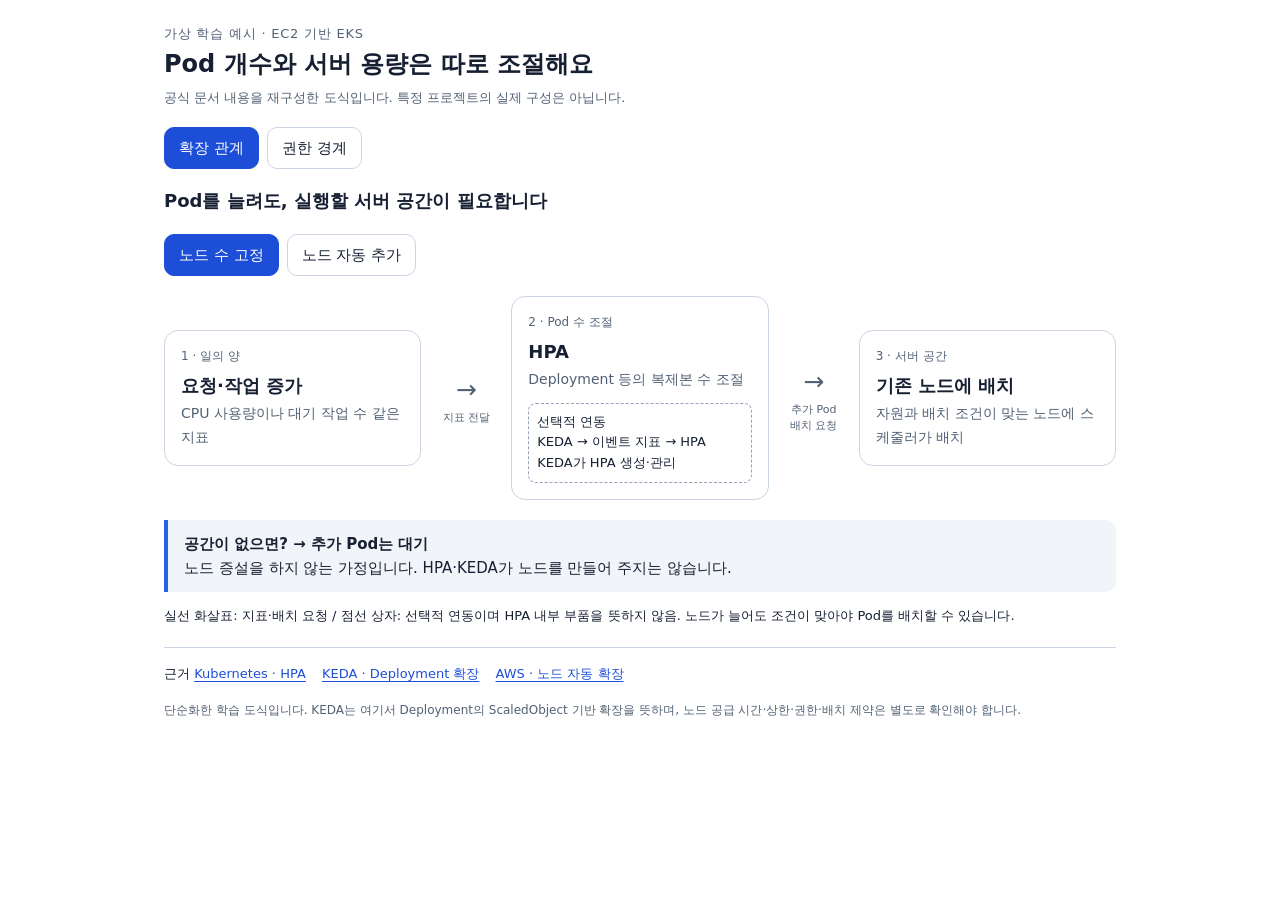
<file: learning/tutor-followup-sample.html>
<!doctype html>
<html lang="ko">
<head>
<meta charset="utf-8">
<meta name="viewport" content="width=device-width,initial-scale=1">
<title>튜터 도식 예시 · 확장과 권한</title>
<style>
*{box-sizing:border-box}body{margin:0;background:var(--background,#fff);color:var(--foreground,#172033);font-family:var(--font-sans,system-ui,sans-serif);font-size:15px;line-height:1.6}
main{max-width:1000px;margin:auto;padding:24px}h1{font-size:24px;line-height:1.3;margin:4px 0 8px}h2{font-size:18px;margin:0 0 6px}p{margin:6px 0}.eyebrow,.hint{color:var(--muted-foreground,#526174);font-size:13px}.eyebrow{letter-spacing:.06em}
.tabs,.modes{display:flex;gap:8px;flex-wrap:wrap;margin:18px 0}.tabs button,.modes button{font:inherit;padding:8px 14px;border:1px solid var(--border,#cbd5e1);border-radius:10px;background:var(--card,#fff);color:var(--card-foreground,#172033);cursor:pointer}
button:hover{background:var(--accent,#e2e8f0);color:var(--accent-foreground,#172033)}button:focus-visible,a:focus-visible{outline:3px solid var(--ring,#2563eb);outline-offset:3px}button[aria-pressed="true"]{background:var(--primary,#1d4ed8);color:var(--primary-foreground,#fff);border-color:var(--primary,#1d4ed8)}
[hidden]{display:none!important}.flow{display:grid;grid-template-columns:1fr 90px 1fr 90px 1fr;align-items:center;margin-top:20px}.box{padding:16px;border:1px solid var(--border,#cbd5e1);border-radius:14px;background:var(--card,#fff);color:var(--card-foreground,#172033);min-width:0}.box strong{display:block;font-size:18px}.box .detail{font-size:14px;color:var(--muted-foreground,#526174)}.arrow{text-align:center;font-size:25px;color:var(--muted-foreground,#526174)}.arrow small{display:block;font-size:11px;line-height:1.4}.optional{display:block;margin-top:12px;padding:8px;border:1px dashed var(--border,#94a3b8);border-radius:8px;font-size:13px}.stage{display:block;font-size:12px;color:var(--muted-foreground,#526174);margin-bottom:6px}
.outcome{border-left:4px solid var(--chart-1,#2563eb);padding:12px 16px;margin-top:20px;background:var(--muted,#f1f5f9);color:var(--foreground,#172033);border-radius:0 10px 10px 0}.outcome strong{display:block}.legend{font-size:13px;margin-top:14px}.node{padding:18px;border:2px solid var(--chart-1,#2563eb);border-radius:16px;margin-top:18px;background:var(--card,#fff);color:var(--card-foreground,#172033)}.node-head{display:flex;gap:8px;flex-wrap:wrap;align-items:center;justify-content:space-between}.badge{font-size:13px;border:1px solid var(--border,#cbd5e1);padding:5px 10px;border-radius:20px}.pods{display:grid;grid-template-columns:1fr 1fr;gap:16px;margin-top:16px}.pod{border:1px solid var(--border,#cbd5e1);padding:14px;border-radius:12px}.access{margin-top:12px;border-top:1px dashed var(--border,#cbd5e1);padding-top:10px;font-size:14px}.sources{border-top:1px solid var(--border,#cbd5e1);margin-top:20px;padding-top:12px;font-size:13px}a{color:var(--primary,#1d4ed8);text-underline-offset:3px}.sources a{display:inline-block;margin:4px 12px 0 0}footer{margin-top:16px;color:var(--muted-foreground,#526174);font-size:12px}
@media(max-width:650px){main{padding:16px}h1{font-size:21px}.flow{grid-template-columns:1fr;gap:8px;margin-top:12px}.arrow{font-size:0}.arrow:before{content:'↓';font-size:24px}.arrow small{font-size:12px}.box{padding:14px}.pods{grid-template-columns:1fr}.tabs button,.modes button{padding:8px 11px}.node{padding:14px}}
</style>
</head>
<body>
<main>
<div class="eyebrow">가상 학습 예시 · EC2 기반 EKS</div>
<h1>Pod 개수와 서버 용량은 따로 조절해요</h1>
<p class="hint">공식 문서 내용을 재구성한 도식입니다. 특정 프로젝트의 실제 구성은 아닙니다.</p>
<div class="tabs" role="group" aria-label="설명 주제">
<button type="button" id="scaling-button" aria-pressed="true" aria-controls="scaling">확장 관계</button>
<button type="button" id="identity-button" aria-pressed="false" aria-controls="identity">권한 경계</button>
</div>
<section id="scaling" aria-labelledby="scaling-button">
<h2>Pod를 늘려도, 실행할 서버 공간이 필요합니다</h2>
<div class="modes" role="group" aria-label="노드 용량 공급 방식">
<button type="button" id="fixed-button" aria-pressed="true">노드 수 고정</button>
<button type="button" id="dynamic-button" aria-pressed="false">노드 자동 추가</button>
</div>
<div class="flow" role="group" aria-label="부하에서 Pod 개수 조절, 노드 배치로 이어지는 흐름">
<div class="box"><span class="stage">1 · 일의 양</span><strong>요청·작업 증가</strong><span class="detail">CPU 사용량이나 대기 작업 수 같은 지표</span></div>
<div class="arrow" aria-label="지표 전달">→<small>지표 전달</small></div>
<div class="box"><span class="stage">2 · Pod 수 조절</span><strong>HPA</strong><span class="detail">Deployment 등의 복제본 수 조절</span><span class="optional">선택적 연동<br>KEDA → 이벤트 지표 → HPA<br>KEDA가 HPA 생성·관리</span></div>
<div class="arrow" aria-label="추가 Pod 배치 요청">→<small>추가 Pod<br>배치 요청</small></div>
<div class="box"><span class="stage">3 · 서버 공간</span><strong>기존 노드에 배치</strong><span class="detail">자원과 배치 조건이 맞는 노드에 스케줄러가 배치</span></div>
</div>
<div class="outcome" id="outcome" role="status" aria-live="polite"><strong>공간이 없으면? → 추가 Pod는 대기</strong><span>노드 증설을 하지 않는 가정입니다. HPA·KEDA가 노드를 만들어 주지는 않습니다.</span></div>
<p class="legend">실선 화살표: 지표·배치 요청 / 점선 상자: 선택적 연동이며 HPA 내부 부품을 뜻하지 않음. 노드가 늘어도 조건이 맞아야 Pod를 배치할 수 있습니다.</p>
<div class="sources">근거
<a href="https://kubernetes.io/docs/concepts/workloads/autoscaling/horizontal-pod-autoscale/" target="_blank" rel="noopener noreferrer">Kubernetes · HPA</a>
<a href="https://keda.sh/docs/2.21/concepts/scaling-deployments/" target="_blank" rel="noopener noreferrer">KEDA · Deployment 확장</a>
<a href="https://docs.aws.amazon.com/eks/latest/userguide/autoscaling.html" target="_blank" rel="noopener noreferrer">AWS · 노드 자동 확장</a></div>
</section>
<section id="identity" hidden aria-labelledby="identity-button">
<h2>같은 서버에서도 앱마다 AWS 권한을 나눌 수 있어요</h2>
<div class="node" role="group" aria-label="하나의 노드와 서로 다른 앱 권한을 사용하는 두 Pod">
<div class="node-head"><strong>하나의 EC2 노드</strong><span class="badge">Node IAM Role · 노드 운영 권한</span></div>
<div class="pods">
<div class="pod"><strong>파일 처리 Pod</strong><p>파일 처리용 ServiceAccount</p><div class="access">↓ Pod Identity 또는 IRSA 연결<br><strong>파일 버킷 읽기용 IAM Role</strong></div></div>
<div class="pod"><strong>메시지 처리 Pod</strong><p>메시지 처리용 ServiceAccount</p><div class="access">↓ Pod Identity 또는 IRSA 연결<br><strong>작업 큐 처리용 IAM Role</strong></div></div>
</div>
</div>
<div class="outcome"><strong>앱 권한 차이만으로 Node Group을 나눌 필요는 없습니다</strong><span>Node Role은 노드 운영용, 앱 Role은 각 앱의 AWS 접근용입니다. Pod Identity·IRSA 설정과 함께 노드 IMDS 접근 제한도 검토해야 합니다.</span></div>
<p class="legend">바깥 상자: 실행 위치 / 안쪽 화살표: ServiceAccount와 IAM Role의 연결. 이 도식이 완전한 보안 격리를 보장한다는 뜻은 아닙니다.</p>
<div class="sources">근거
<a href="https://docs.aws.amazon.com/eks/latest/userguide/create-node-role.html" target="_blank" rel="noopener noreferrer">AWS · Node IAM Role</a>
<a href="https://docs.aws.amazon.com/eks/latest/userguide/pod-identities.html" target="_blank" rel="noopener noreferrer">AWS · Pod Identity</a>
<a href="https://docs.aws.amazon.com/eks/latest/userguide/iam-roles-for-service-accounts.html" target="_blank" rel="noopener noreferrer">AWS · IRSA</a></div>
</section>
<footer>단순화한 학습 도식입니다. KEDA는 여기서 Deployment의 ScaledObject 기반 확장을 뜻하며, 노드 공급 시간·상한·권한·배치 제약은 별도로 확인해야 합니다.</footer>
</main>
<script>
const topics=['scaling','identity'];
for(const id of topics){document.getElementById(id+'-button').addEventListener('click',()=>{for(const name of topics){document.getElementById(name).hidden=name!==id;document.getElementById(name+'-button').setAttribute('aria-pressed',String(name===id));}document.querySelector('h1').textContent=id==='scaling'?'Pod 개수와 서버 용량은 따로 조절해요':'실행 위치와 AWS 권한은 구분해요';});}
for(const mode of ['fixed','dynamic']){document.getElementById(mode+'-button').addEventListener('click',()=>{for(const name of ['fixed','dynamic'])document.getElementById(name+'-button').setAttribute('aria-pressed',String(name===mode));const result=document.getElementById('outcome');result.replaceChildren();const title=document.createElement('strong');title.textContent=mode==='fixed'?'공간이 없으면? → 추가 Pod는 대기':'공간이 없으면? → 노드 확장 방식이 용량 추가';const detail=document.createElement('span');detail.textContent=mode==='fixed'?'노드 증설을 하지 않는 가정입니다. HPA·KEDA가 노드를 만들어 주지는 않습니다.':'CA / Karpenter / EKS Auto Mode 중 채택한 방식으로 노드를 추가합니다. 준비에는 시간이 걸리며, 권한·상한·가용 용량·배치 조건을 충족해야 합니다.';result.append(title,detail);});}
</script>
</body>
</html>
</file>
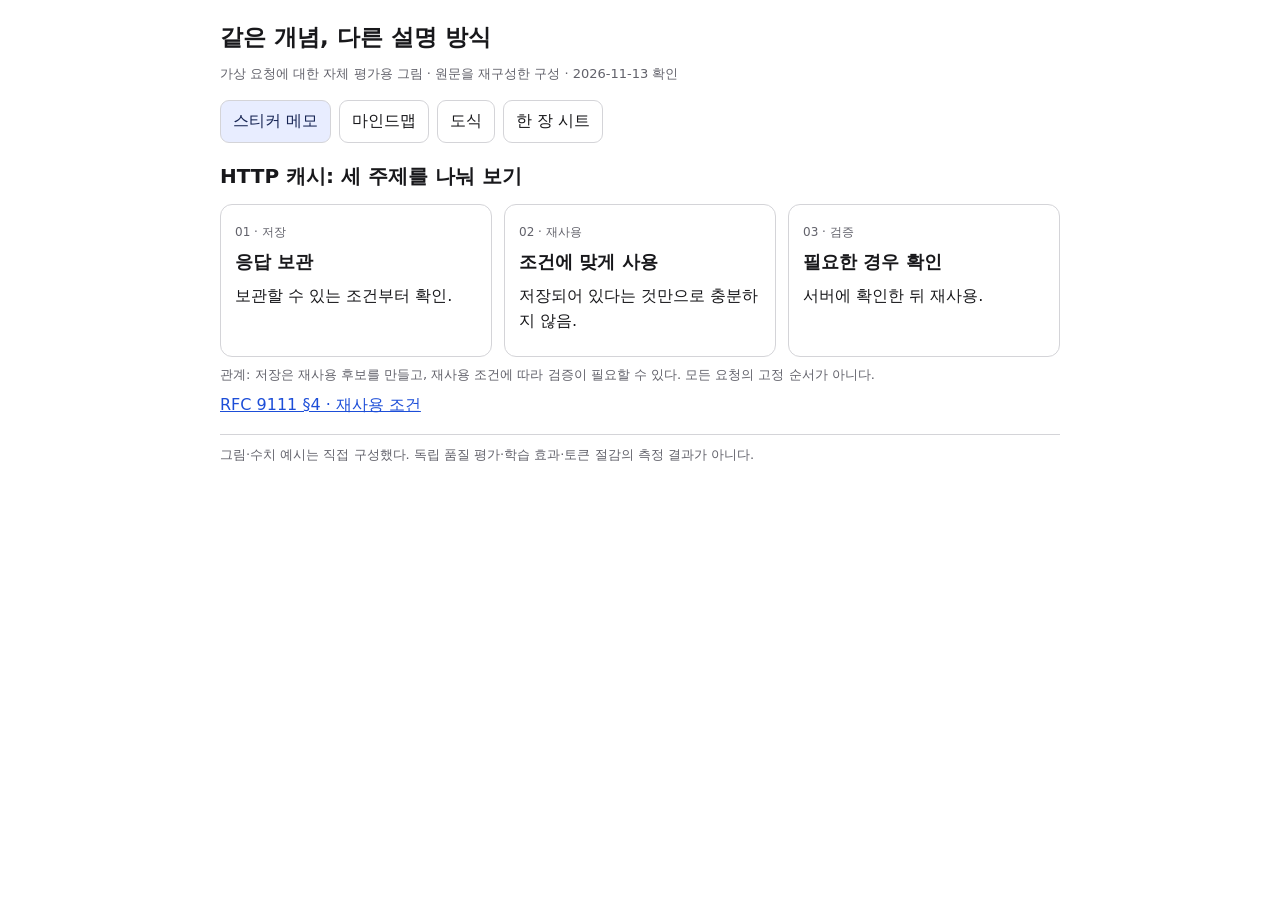
<file: learning/visual-samples.html>
<!doctype html>
<html lang="ko">
<meta charset="utf-8">
<meta name="viewport" content="width=device-width,initial-scale=1">
<title>튜터 시각 설명 자체 점검</title>
<style>
*{box-sizing:border-box}body{margin:0;padding:20px;font:16px/1.55 var(--font-sans,system-ui);background:var(--background,#fff);color:var(--foreground,#18181b)}main{max-width:840px;margin:auto}h1{font-size:23px;margin:0 0 4px}h2{font-size:20px;margin:18px 0 12px}p{margin:8px 0}nav{display:flex;flex-wrap:wrap;gap:8px;margin:16px 0}button{font:inherit;padding:8px 12px;border:1px solid var(--border,#d4d4d8);border-radius:9px;background:var(--card,#fff);color:var(--card-foreground,#18181b);cursor:pointer}button[aria-selected=true],button:hover{background:var(--accent,#e8edff);color:var(--accent-foreground,#172554)}button:focus-visible,a:focus-visible{outline:3px solid var(--ring,#2563eb);outline-offset:3px}.hint,footer{font-size:13px;color:var(--muted-foreground,#62626b)}a{color:var(--primary,#1d4ed8);overflow-wrap:anywhere}article{padding:14px;border:1px solid var(--border,#d4d4d8);border-radius:12px;background:var(--card,#fff);color:var(--card-foreground,#18181b)}.notes{display:grid;grid-template-columns:repeat(3,minmax(0,1fr));gap:12px}.notes h3{margin:5px 0;font-size:18px}.label{font-size:12px;color:var(--muted-foreground,#62626b)}.root{text-align:center;border:2px solid var(--border,#a1a1aa);border-radius:10px;padding:12px;font-weight:700}.branches{display:grid;grid-template-columns:repeat(3,minmax(0,1fr));gap:12px;margin-top:0}.branches article{border-top:4px solid var(--chart-1,#2563eb)}.flow{display:grid;gap:8px;max-width:540px;margin:auto;text-align:center}.arrow{font-size:14px;color:var(--muted-foreground,#62626b)}.split{display:grid;grid-template-columns:1fr 1fr;gap:12px}.sheet{display:grid;grid-template-columns:1fr 1fr;gap:10px}.sheet h3{font-size:16px;margin:0 0 4px}.sheet p{margin:0;font-size:15px}.wide{grid-column:1/-1}code{font-family:var(--font-mono,monospace);overflow-wrap:anywhere}footer{margin-top:16px;border-top:1px solid var(--border,#d4d4d8);padding-top:10px}[hidden]{display:none!important}@media(max-width:540px){body{padding:14px}.notes,.branches{grid-template-columns:1fr}.branches{border-left:2px solid var(--chart-1,#2563eb);margin-top:10px}#map svg{display:none}.branches article{margin-left:18px;border-left:3px solid var(--chart-1,#2563eb);border-top:1px solid var(--border,#d4d4d8)}.sheet{grid-template-columns:1fr 1fr}.wide{grid-column:1/-1}.split{gap:8px}h1{font-size:21px}}
</style>
<main>
<h1>같은 개념, 다른 설명 방식</h1>
<p class="hint">가상 요청에 대한 자체 평가용 그림 · 원문을 재구성한 구성 · 2026-11-13 확인</p>
<nav role="tablist" aria-label="설명 방식">
<button id="tab-notes" role="tab" aria-controls="notes" aria-selected="true">스티커 메모</button>
<button id="tab-map" role="tab" aria-controls="map" aria-selected="false">마인드맵</button>
<button id="tab-flow" role="tab" aria-controls="flow" aria-selected="false">도식</button>
<button id="tab-sheet" role="tab" aria-controls="sheet" aria-selected="false">한 장 시트</button>
</nav>
<section id="notes" role="tabpanel" aria-labelledby="tab-notes">
<h2>HTTP 캐시: 세 주제를 나눠 보기</h2>
<div class="notes">
<article><span class="label">01 · 저장</span><h3>응답 보관</h3><p>보관할 수 있는 조건부터 확인.</p></article>
<article><span class="label">02 · 재사용</span><h3>조건에 맞게 사용</h3><p>저장되어 있다는 것만으로 충분하지 않음.</p></article>
<article><span class="label">03 · 검증</span><h3>필요한 경우 확인</h3><p>서버에 확인한 뒤 재사용.</p></article>
</div>
<p class="hint">관계: 저장은 재사용 후보를 만들고, 재사용 조건에 따라 검증이 필요할 수 있다. 모든 요청의 고정 순서가 아니다.</p>
<p><a href="https://www.rfc-editor.org/rfc/rfc9111.html#section-4">RFC 9111 §4 · 재사용 조건</a></p>
</section>
<section id="map" role="tabpanel" aria-labelledby="tab-map" hidden>
<h2>Python: 복사 방식의 분류</h2>
<div class="root">이름 연결과 객체 복사</div>
<svg viewBox="0 0 840 28" width="100%" height="28" aria-label="중심에서 세 분류로 가지가 나뉨" role="img" style="display:block;color:var(--chart-1,#2563eb)"><path d="M420 0V14M140 28V14H700V28M420 14V28" fill="none" stroke="currentColor" stroke-width="2"/></svg>
<div class="branches"><article><b>대입</b><p>같은 객체</p></article><article><b>얕은 복사</b><p>바깥 객체 새로<br>안쪽 참조 공유 가능</p></article><article><b>깊은 복사</b><p>중첩 구조 재귀 복사<br>예외 있음</p></article></div>
<p class="hint">중심의 하위 분류다. 왼쪽에서 오른쪽으로 진행하는 단계가 아니다.</p>
<p><a href="https://docs.python.org/3/library/copy.html">Python 공식 copy · 대입과 복사</a></p>
</section>
<section id="flow" role="tabpanel" aria-labelledby="tab-flow" hidden>
<h2>PostgreSQL: 확정과 취소의 분기</h2>
<div class="flow"><article><b>BEGIN</b><br>경계 시작</article><div class="arrow">↓ 작업 수행</div><article>변경 작업</article><div class="arrow">↓ 결과에 따라 선택</div><div class="split"><article><span class="label">성공 · 확정할 때</span><p><b>COMMIT</b></p></article><article><span class="label">취소할 때</span><p><b>ROLLBACK</b></p></article></div></div>
<p class="hint">기본 제어 흐름이다. 모든 오류가 자동으로 ROLLBACK 명령을 실행한다는 뜻은 아니다.</p>
<p><a href="https://www.postgresql.org/docs/current/tutorial-transactions.html">PostgreSQL 공식 튜토리얼 · Transactions</a></p>
</section>
<section id="sheet" role="tabpanel" aria-labelledby="tab-sheet" hidden>
<h2>HTTP 캐시: 한 장 학습 시트</h2>
<div class="sheet"><article class="wide"><h3>개념</h3><p>보관한 응답을 조건에 맞게 재사용.</p></article><article class="wide"><h3>읽는 순서</h3><p>정의 → 저장/재사용 조건 → 신선도 → 검증</p></article><article><h3>핵심 값</h3><p>수명·현재 나이<br>단위: 초</p></article><article><h3>판단</h3><p><code>수명 &gt; 나이</code>이면 fresh<br>같으면 fresh 아님</p></article><article><h3>직접 만든 예시</h3><p>60초 &gt; 20초 → fresh</p></article><article><h3>한계</h3><p>fresh여도 다른 재사용 조건 확인.</p></article></div>
<p><a href="https://www.rfc-editor.org/rfc/rfc9111.html#section-4.2">RFC 9111 §4.2 · 신선도</a> · <a href="https://www.rfc-editor.org/rfc/rfc9111.html#section-4">§4 · 재사용 조건</a></p>
</section>
<footer>그림·수치 예시는 직접 구성했다. 독립 품질 평가·학습 효과·토큰 절감의 측정 결과가 아니다.</footer>
</main>
<script>
const ids=['notes','map','flow','sheet'];
function show(id){if(!ids.includes(id))id='notes';for(const key of ids){document.getElementById(key).hidden=key!==id;const tab=document.getElementById('tab-'+key);tab.setAttribute('aria-selected',String(key===id));tab.tabIndex=key===id?0:-1;}history.replaceState(null,'','#'+id);}
for(const id of ids){const tab=document.getElementById('tab-'+id);tab.addEventListener('click',()=>show(id));tab.addEventListener('keydown',event=>{let i=ids.indexOf(id);if(event.key==='ArrowRight')i=(i+1)%ids.length;else if(event.key==='ArrowLeft')i=(i+ids.length-1)%ids.length;else if(event.key==='Home')i=0;else if(event.key==='End')i=ids.length-1;else return;event.preventDefault();show(ids[i]);document.getElementById('tab-'+ids[i]).focus();});}
show(location.hash.slice(1));
</script>
</html>
</file>
